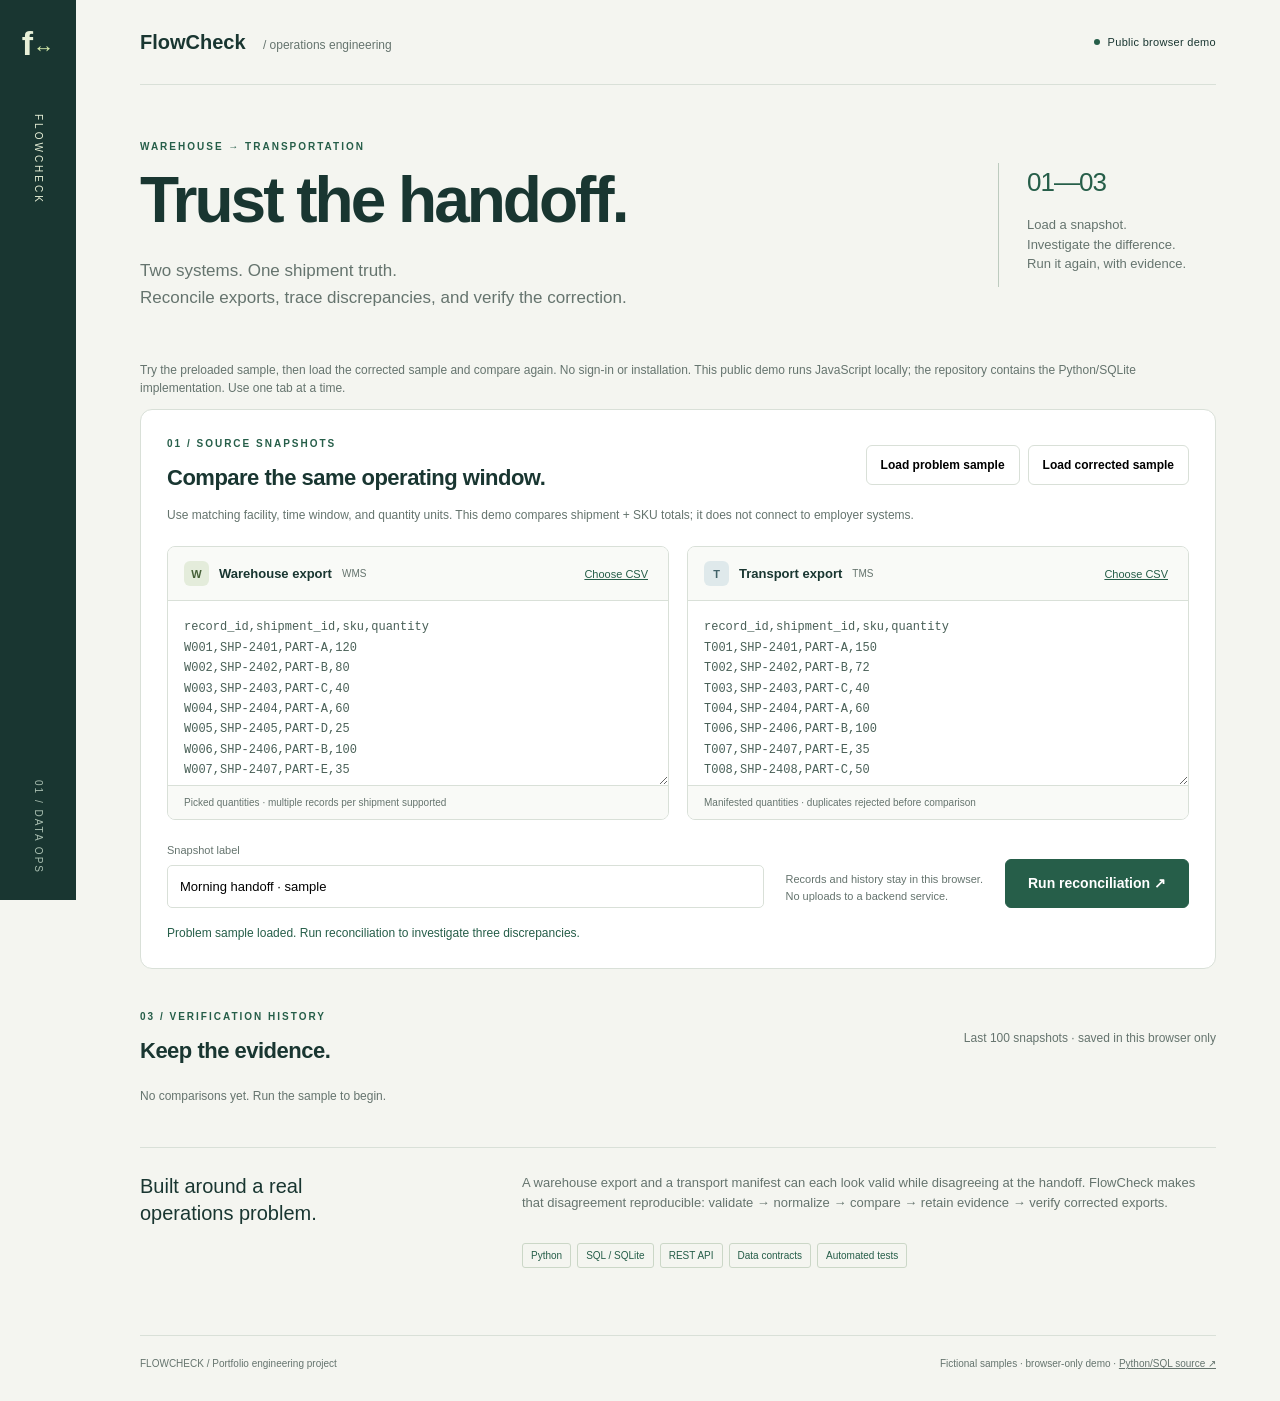
<file: flowcheck/index.html>
<!doctype html>
<html lang="en"><head><meta charset="utf-8"><meta name="viewport" content="width=device-width, initial-scale=1"><meta name="description" content="FlowCheck is a WMS and TMS data reconciliation workbench using synthetic shipment exports."><title>FlowCheck — Reconciliation workbench</title><link rel="stylesheet" href="./styles.css"><script src="./browser-demo.js" defer></script><script src="./app.js" defer></script></head>
<body>
<a class="skip" href="#main">Skip to workbench</a>
<aside class="rail"><a class="brand" href="./">f<span>↔</span></a><span class="rail-label">FLOWCHECK</span><span class="rail-bottom">01 / DATA OPS</span></aside>
<div class="shell"><header><a class="wordmark" href="./">FlowCheck<span> / operations engineering</span></a><span class="demo-badge"><i></i>Public browser demo</span></header>
<main id="main"><section class="intro"><div><p class="eyebrow">WAREHOUSE → TRANSPORTATION</p><h1>Trust the handoff.</h1><p class="lead">Two systems. One shipment truth.<br>Reconcile exports, trace discrepancies, and verify the correction.</p></div><div class="intro-note"><span class="step-number">01—03</span><p>Load a snapshot.<br>Investigate the difference.<br>Run it again, with evidence.</p></div></section>
<p class="hint">Try the preloaded sample, then load the corrected sample and compare again. No sign-in or installation. This public demo runs JavaScript locally; the repository contains the Python/SQLite implementation. Use one tab at a time.</p><section class="workbench" aria-labelledby="input-title"><div class="section-head"><div><p class="eyebrow">01 / SOURCE SNAPSHOTS</p><h2 id="input-title">Compare the same operating window.</h2></div><div class="buttons"><button id="sample" class="secondary">Load problem sample</button><button id="fixed" class="secondary">Load corrected sample</button></div></div>
<p class="hint">Use matching facility, time window, and quantity units. This demo compares shipment + SKU totals; it does not connect to employer systems.</p>
<div class="sources"><section class="source"><div class="source-head"><h3><span class="source-icon">W</span> Warehouse export <small>WMS</small></h3><label class="file-label">Choose CSV<input id="wms-file" type="file" accept=".csv,text/csv" aria-label="Upload warehouse CSV"></label></div><label class="sr-only" for="warehouse">Warehouse CSV</label><textarea id="warehouse" spellcheck="false" placeholder="record_id,shipment_id,sku,quantity"></textarea><p>Picked quantities · multiple records per shipment supported</p></section><section class="source"><div class="source-head"><h3><span class="source-icon transport">T</span> Transport export <small>TMS</small></h3><label class="file-label">Choose CSV<input id="tms-file" type="file" accept=".csv,text/csv" aria-label="Upload transport CSV"></label></div><label class="sr-only" for="transport">Transport CSV</label><textarea id="transport" spellcheck="false" placeholder="record_id,shipment_id,sku,quantity"></textarea><p>Manifested quantities · duplicates rejected before comparison</p></section></div>
<form id="run-form" class="run-bar"><div><label for="label">Snapshot label</label><input id="label" maxlength="80" required value="Morning handoff · sample"></div><p>Records and history stay in this browser.<br>No uploads to a backend service.</p><button id="run" class="primary" type="submit">Run reconciliation <span>↗</span></button></form>
<p id="message" role="status" aria-live="polite">Loading sample exports…</p></section>
<section id="results" hidden aria-labelledby="result-title"><div class="section-head result-heading"><div><p class="eyebrow">02 / RECONCILIATION RESULT</p><h2 id="result-title">The handoff, checked.</h2></div><span id="status" class="status"></span></div><div id="metrics" class="metrics"></div>
<div class="findings"><div class="section-head"><div><h3>Discrepancy ledger</h3><p class="hint">Delta = transport quantity − warehouse quantity.</p></div><a id="download" class="secondary" href="#">Export issues ↓</a></div><div class="table-wrap"><table><thead><tr><th>Shipment / SKU</th><th>Rule</th><th>Warehouse</th><th>Transport</th><th>Delta</th><th>Investigation step</th></tr></thead><tbody id="issues"></tbody></table></div><div id="clean" class="clean" hidden><span>✓</span><h3>All shipment lines match.</h3><p>The two supplied exports agree on quantity for every shipment + SKU.<br>This is a data agreement check, not confirmation of physical shipment.</p></div></div>
<details class="provenance"><summary>View run provenance & audit trail</summary><dl id="provenance"></dl><ul id="audit"></ul></details></section>
<section class="history-section" aria-labelledby="history-title"><div class="section-head"><div><p class="eyebrow">03 / VERIFICATION HISTORY</p><h2 id="history-title">Keep the evidence.</h2></div><span class="hint">Last 100 snapshots · saved in this browser only</span></div><div id="history" class="history"><p class="hint">No comparisons yet. Run the sample to begin.</p></div></section>
<section class="explanation"><h3>Built around a real operations problem.</h3><p>A warehouse export and a transport manifest can each look valid while disagreeing at the handoff. FlowCheck makes that disagreement reproducible: validate → normalize → compare → retain evidence → verify corrected exports.</p><div><span>Python</span><span>SQL / SQLite</span><span>REST API</span><span>Data contracts</span><span>Automated tests</span></div></section></main>
<footer><span>FLOWCHECK / Portfolio engineering project</span><span>Fictional samples · browser-only demo · <a href="https://github.com/snowmany19/flowcheck">Python/SQL source ↗</a></span></footer></div></body></html>
</file>
<file: flowcheck/styles.css>
:root{--bg:#f4f5f0;--ink:#193631;--muted:#65746e;--line:#d9e0d8;--green:#265e49;--lime:#d7edac;--white:#fff;--amber:#9a5624}*{box-sizing:border-box}body{margin:0;background:var(--bg);color:var(--ink);font:15px/1.5 -apple-system,BlinkMacSystemFont,"Segoe UI",sans-serif}button,input,textarea{font:inherit}a{color:inherit}button,a,input,textarea,summary{outline-offset:4px}button:focus-visible,a:focus-visible,input:focus-visible,textarea:focus-visible,summary:focus-visible{outline:3px solid #477966}button{cursor:pointer}button:disabled{opacity:.6;cursor:wait}[hidden]{display:none!important}.rail{position:fixed;inset:0 auto 0 0;width:76px;background:var(--ink);color:#e8f0d8;display:flex;align-items:center;flex-direction:column;padding:26px 0}.brand{font-size:34px;font-weight:750;text-decoration:none;line-height:1}.brand span{font-size:21px;color:var(--lime)}.rail-label{writing-mode:vertical-rl;font-size:10px;letter-spacing:3px;margin-top:54px}.rail-bottom{writing-mode:vertical-rl;font-size:10px;letter-spacing:2px;margin-top:auto;color:#a9bfb1}.shell{margin-left:76px;padding:0 5vw}header{height:85px;border-bottom:1px solid var(--line);display:flex;align-items:center;justify-content:space-between;gap:20px}.wordmark{font-size:20px;font-weight:700;text-decoration:none}.wordmark span{font-size:12px;color:var(--muted);font-weight:400;margin-left:14px}.demo-badge{display:flex;align-items:center;gap:8px;font-size:11px;letter-spacing:.3px}.demo-badge i{width:6px;height:6px;background:var(--green);border-radius:100%}main{max-width:1400px;margin:auto}.intro{display:flex;align-items:center;justify-content:space-between;padding:54px 0 38px}.eyebrow{font-size:10px;letter-spacing:2px;font-weight:700;margin:0 0 10px;color:var(--green)}h1{font-size:clamp(40px,5vw,68px);font-weight:550;line-height:1.08;letter-spacing:-3px;margin:12px 0 22px}.lead{color:var(--muted);font-size:17px;line-height:1.6;margin:0}.intro-note{border-left:1px solid #bdcbbf;padding:0 0 0 28px;font-size:13px;color:var(--muted);margin-right:30px}.step-number{font-size:26px;font-weight:300;letter-spacing:-1px;color:var(--green)}h2{font-size:22px;font-weight:550;letter-spacing:-.5px;margin:0}h3{font-size:15px;margin:0;font-weight:600}.workbench{background:var(--white);border:1px solid var(--line);border-radius:12px;padding:26px}.section-head{display:flex;align-items:center;justify-content:space-between;gap:20px}.buttons{display:flex;gap:8px}.secondary,.primary{display:inline-flex;align-items:center;justify-content:center;text-decoration:none;white-space:nowrap;border:1px solid var(--line);border-radius:6px;background:#fff;font-size:12px;font-weight:600;padding:10px 14px}.secondary:hover{background:#eef3e8}.primary{background:var(--green);color:white;border-color:var(--green);padding:13px 22px;font-size:14px;gap:28px}.primary:hover{background:#174331}.primary span{font-size:18px}.hint{font-size:12px;color:var(--muted)}.sources{display:grid;grid-template-columns:1fr 1fr;gap:18px;margin:22px 0}.source{border:1px solid var(--line);border-radius:8px;overflow:hidden}.source-head{padding:14px 16px;display:flex;justify-content:space-between;align-items:center;background:#f9faf7;gap:6px}.source h3{display:flex;align-items:center;gap:10px;font-size:13px}.source small{font-size:10px;font-weight:400;color:var(--muted)}.source-icon{display:inline-grid;place-items:center;background:#e4ecdb;color:#466039;width:25px;height:25px;border-radius:6px;font-size:11px}.transport{background:#dfe9eb;color:#416268}.file-label{position:relative;overflow:hidden;cursor:pointer;color:var(--green);text-decoration:underline;font-size:11px;white-space:nowrap;padding:4px}.file-label input{position:absolute;inset:0;opacity:0;width:100%;cursor:pointer}.file-label:focus-within{outline:2px solid var(--green)}textarea{display:block;resize:vertical;min-height:185px;width:100%;border:0;border-top:1px solid var(--line);padding:16px;color:#496057;background:#fff;font:12px/1.7 ui-monospace,SFMono-Regular,Consolas,monospace;tab-size:2}.source p{margin:0;padding:9px 16px;color:var(--muted);font-size:10px;background:#f9faf7;border-top:1px solid var(--line)}.run-bar{display:flex;align-items:flex-end;gap:22px}.run-bar>div{flex:1}.run-bar label{display:block;font-size:11px;color:var(--muted);margin-bottom:6px}.run-bar input{width:100%;padding:11px 12px;border:1px solid var(--line);border-radius:5px;font-size:13px}.run-bar p{font-size:11px;color:var(--muted);margin:0 auto 4px 0}.run-bar button{margin-left:auto}#message{font-size:12px;color:var(--green);margin:16px 0 0}#message.error{color:#a13224}#message.changed{color:var(--amber)}.result-heading{margin:38px 0 20px}.status{font-size:12px;font-weight:600;padding:7px 13px;border-radius:20px;background:#f6e6d5;color:var(--amber)}.status.success{background:#dfebd0;color:var(--green)}.metrics{display:grid;grid-template-columns:repeat(4,1fr);gap:14px}.metric{border-top:2px solid #b6c9b2;padding:16px 14px;background:#edf0e8;border-radius:0 0 6px 6px}.metric strong{display:block;font-size:34px;line-height:1.2;letter-spacing:-1px;font-weight:500;margin:8px 0}.metric span,.metric small{font-size:11px;color:var(--muted)}.findings{background:white;border:1px solid var(--line);border-radius:9px;margin-top:24px;overflow:hidden}.findings>.section-head{padding:20px 22px}.findings .hint{margin:5px 0 0}.table-wrap{overflow-x:auto}table{border-collapse:collapse;width:100%;font-size:12px;text-align:left}th{background:#f5f7f1;color:var(--muted);font-weight:500;font-size:10px;letter-spacing:.5px;text-transform:uppercase}td,th{padding:15px 20px;border-top:1px solid var(--line);vertical-align:top}td strong,td small{display:block}td small{color:var(--muted);margin-top:3px}td:last-child{max-width:290px;color:var(--muted);line-height:1.6}td:nth-child(3),td:nth-child(4),td:nth-child(5){font-variant-numeric:tabular-nums}.rule{color:var(--amber);font-size:11px;white-space:nowrap}.clean{text-align:center;padding:35px}.clean>span{font-size:22px;display:inline-grid;place-items:center;background:var(--lime);width:44px;height:44px;border-radius:50%;margin-bottom:12px}.clean p{color:var(--muted);font-size:12px}.provenance{padding:18px 0;border-bottom:1px solid var(--line);font-size:12px;color:var(--muted)}summary{cursor:pointer;color:var(--green)}dl{display:grid;grid-template-columns:130px 1fr;gap:8px}dt{font-weight:600}dd{margin:0;overflow-wrap:anywhere;font-family:ui-monospace,monospace;font-size:11px}.history-section{margin-top:40px}.history{margin-top:20px}.history-item{width:100%;display:flex;align-items:center;gap:18px;text-align:left;background:transparent;border:0;border-bottom:1px solid var(--line);padding:16px 4px;color:var(--ink)}.history-item:hover{background:#e9eee2}.history-item b{font-size:13px}.history-item small{display:block;color:var(--muted);font-size:11px;margin-top:3px}.history-item .history-status{margin-left:auto;font-size:12px;color:var(--green)}.run-id{color:var(--muted);font:12px ui-monospace,monospace}.explanation{margin:42px 0;padding:25px 0;border-top:1px solid var(--line);display:grid;grid-template-columns:1fr 2fr;gap:8px 35px}.explanation h3{max-width:200px;font-size:20px;line-height:1.35;font-weight:500}.explanation p{margin:0;font-size:13px;color:var(--muted);max-width:700px}.explanation>div{grid-column:2;display:flex;flex-wrap:wrap;gap:6px;margin-top:8px}.explanation span{font-size:10px;padding:4px 8px;border:1px solid #cbd7c7;border-radius:3px;color:var(--green)}footer{border-top:1px solid var(--line);padding:20px 0 30px;font-size:10px;color:var(--muted);display:flex;justify-content:space-between;gap:15px}.sr-only{position:absolute;width:1px;height:1px;overflow:hidden;clip:rect(0,0,0,0)}.skip{position:absolute;left:85px;top:-60px;background:white;padding:10px;z-index:9}.skip:focus{top:10px}@media(max-width:1100px){.section-head{flex-wrap:wrap}.shell{padding:0 3vw}.intro-note{margin-right:0}.run-bar p{display:none}.source small{display:none}}@media(max-width:720px){.rail{display:none}.shell{margin:0;padding:0 20px}header{height:65px}.wordmark span{display:none}.demo-badge{font-size:9px}.intro{padding:35px 0 28px}.intro-note{display:none}h1{letter-spacing:-2px}.lead{font-size:14px}.workbench{padding:18px}.sources{grid-template-columns:1fr}h2{font-size:20px}.buttons{flex-wrap:wrap}.secondary{font-size:11px}.run-bar{flex-wrap:wrap;gap:14px}.run-bar>div{flex-basis:100%}.run-bar button{width:100%}.metrics{grid-template-columns:1fr 1fr}.metric strong{font-size:28px}.explanation{grid-template-columns:1fr}.explanation h3{max-width:none}.explanation>div{grid-column:1}footer{flex-direction:column}dl{grid-template-columns:1fr}td,th{padding:12px}.history-item{gap:10px}.history-status{max-width:100px;text-align:right}}
</file>
